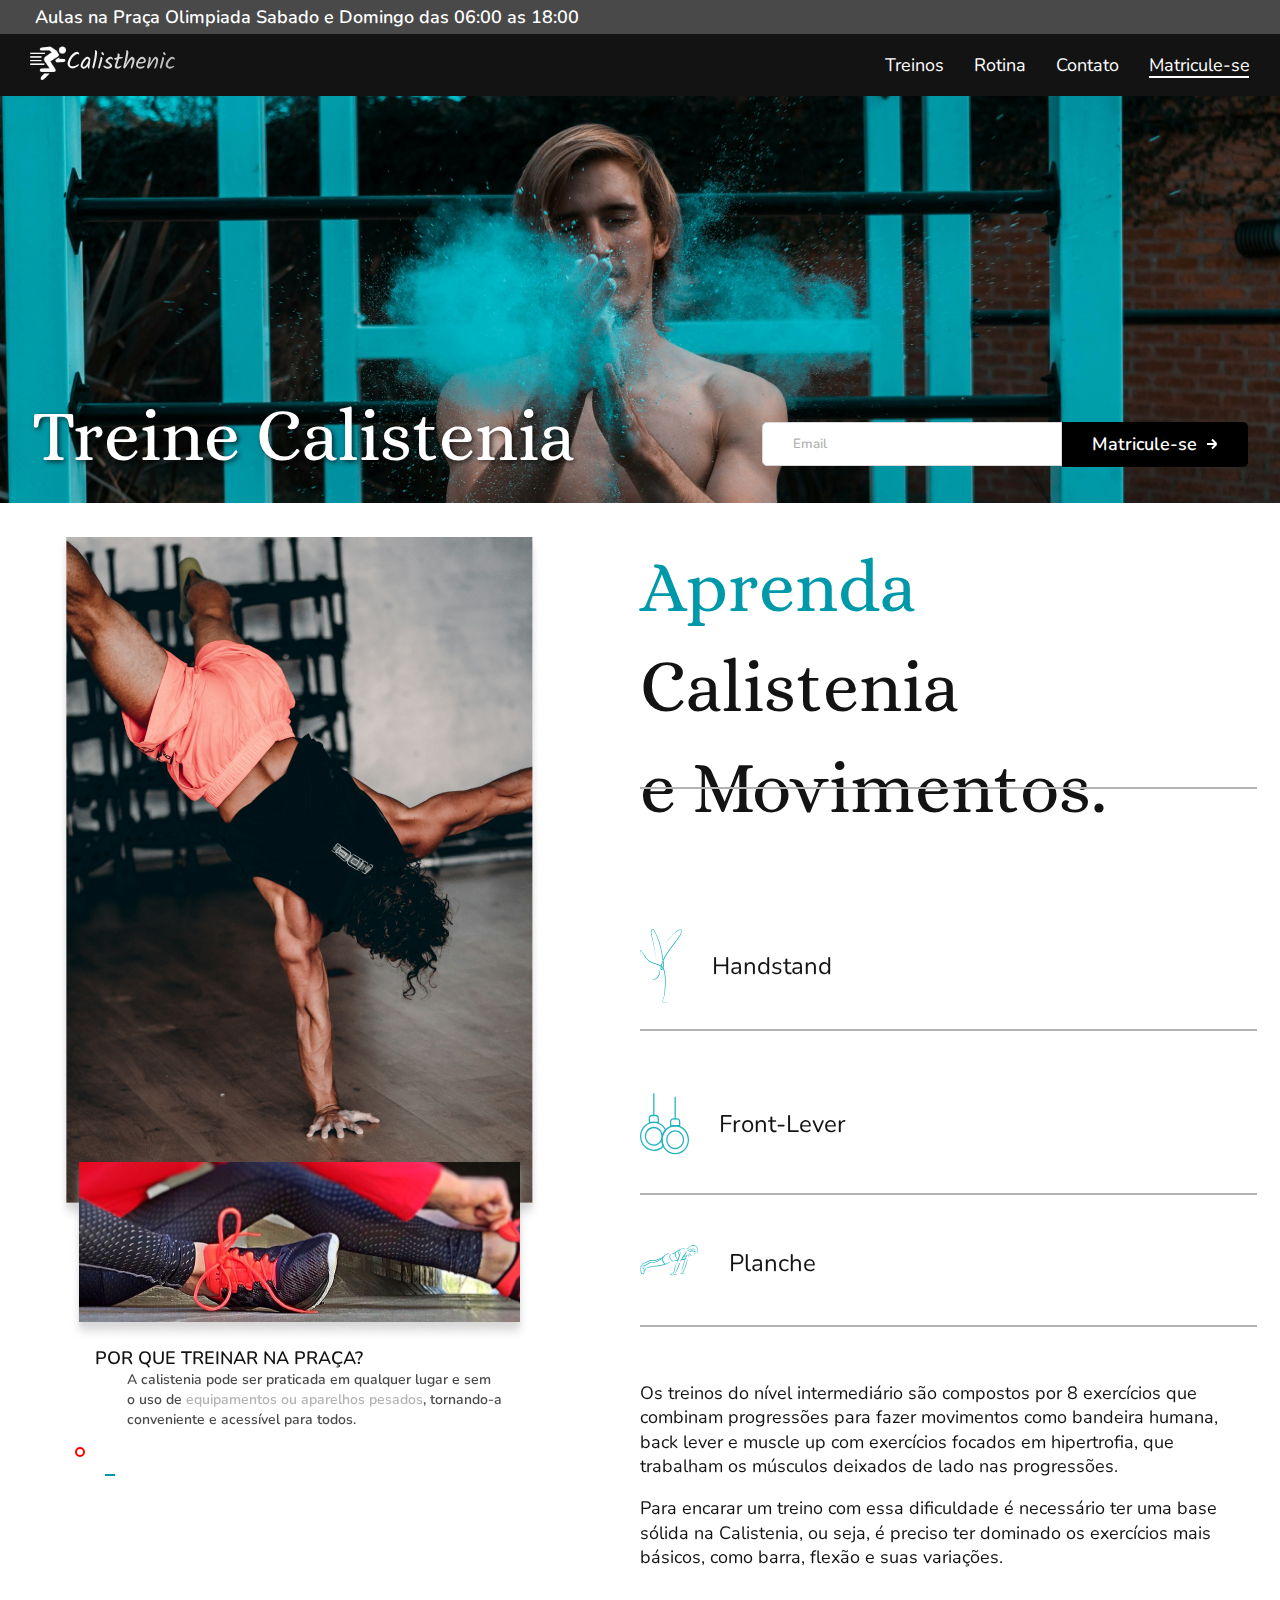
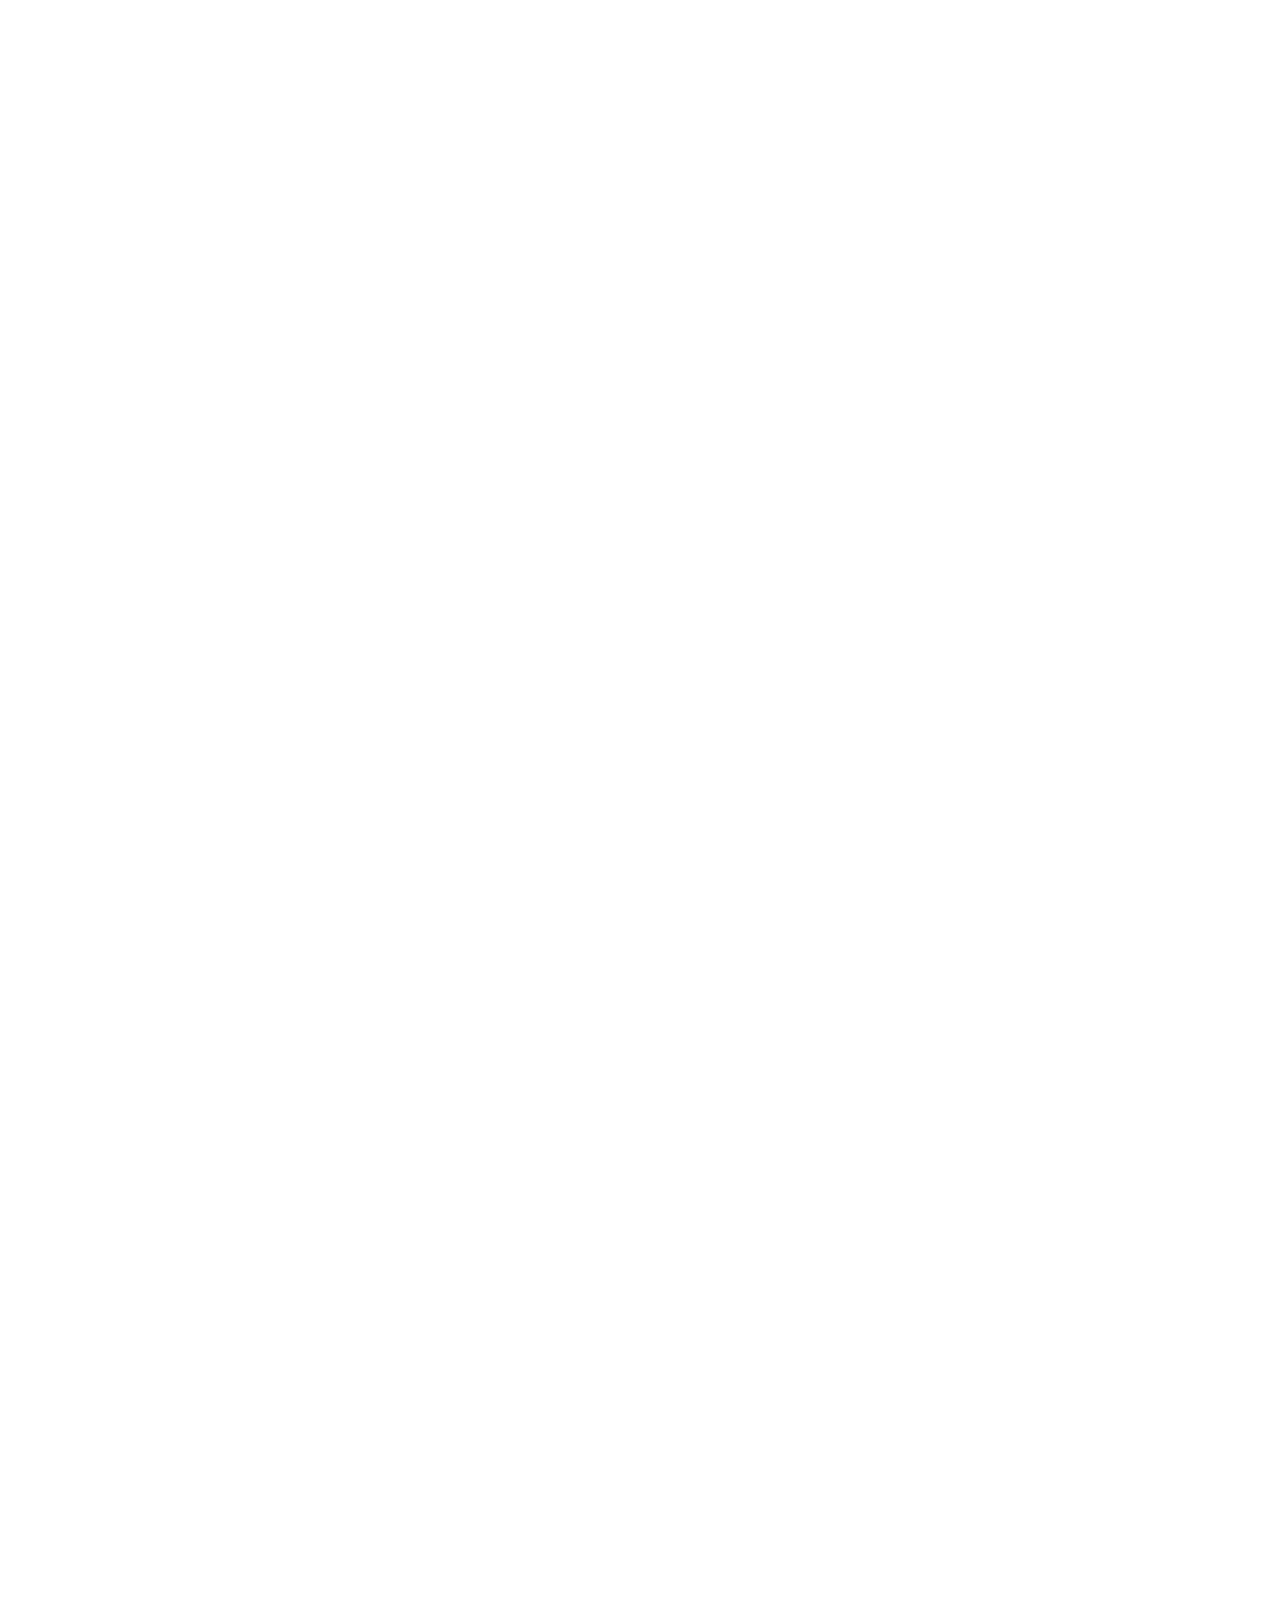
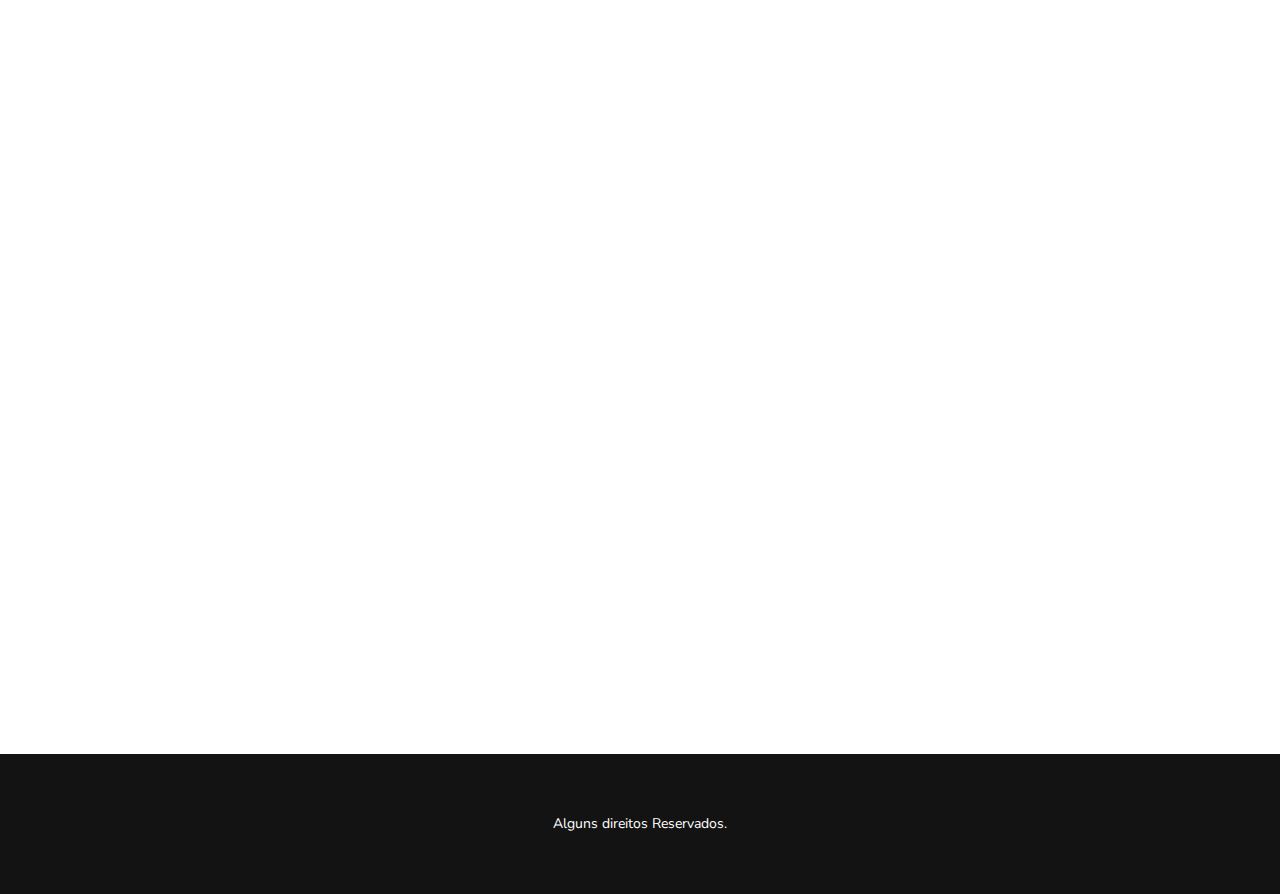
<file: index.html>
<!DOCTYPE html>
<html lang="en">
  <head>
    <script>
      document.documentElement.className = ' js';
    </script>
    <meta charset="UTF-8" />
    <meta name="viewport" content="width=device-width, initial-scale=1.0" />
    <link rel="stylesheet" href="./css/style.css" />
    <title>Matricula - Calistenia</title>
  </head>
  <body>
    <!--cabecalho-->
    <header>
      <div class="sub-header">
        <p class="color-0 font-2-b-n">
          Aulas na Praça Olimpiada Sabado e Domingo das 06:00 as 18:00
        </p>
      </div>

      <nav class="navbar js-menu">
        <div class="logo">
         <a href="index.html">
          <img
          src="assets/img/Logo.svg"
          alt="Logo da Calistenia"
        />
         </a>
        </div>
        <ul class="navlist font-2-b color-0">
          <li><a href="#">Treinos</a></li>
          <li><a href="#">Rotina</a></li>
          <li><a href="#contato">Contato</a></li>
          <li><a href="contact.html" target="_blank" rel="noopener noreferrer">Matricule-se</a></li>
        </ul>
      </nav>
    </header>

  <!--Conteúdo Principal-->
  <main>
    <!--Introdução-->
    <section class="container-with-img">
        <img src="assets/img/bg intro@2x.jpg" alt="Imagem de uma pessoa treinando"></img>
        <div class="bottom-left"> 
          <h1 class="font-1-xs color-0">Treine Calistenia</h1>
        </div>
         <div class=" bottom-right">
          <form class="form-intro">
            <input type="email" placeholder="Email">
            <button type="submit" class="font-2-b-n">Matricule-se<img src="assets/icon/seta.svg" alt=""></button>
          </form>
         </div>
    </section>
<!--Section principal-->
    <section class="container-primario js-scroll">
      <div class="conteudo-primario">
        <img src="assets/img/unic.jpg" alt="">
          <div class="workout">
            <h3 class="color-1 font-2-b-n">Por que treinar na praça?</h3>
            <p class="font-2-c-n color-3">A calistenia pode ser praticada em qualquer lugar e sem <br> o uso de <span class="color-4">equipamentos ou aparelhos pesados</span>, tornando-a <br> conveniente e acessível para todos.</p>
          </div>
      </div> 
      <!--Grid Dividido-->
        <div class="down">
          <h1 class="font-1-xs color-1"><span class="color-6">Aprenda</span> Calistenia <br> e Movimentos.</h1>
            <div>
             <div class="cut-imgs">
                <span class="pixel"></span>
                <img src="assets/icon/handstand icon.svg" alt="">
                <h3 class="font-2-a color-1">Handstand</h3>
                </img>    
             </div>          
             <div class="cut-imgs">
                <span class="pixel"></span>
                <img src="assets/icon/front-lever icon.svg" alt="">
                <h3 class="font-2-a color-1">Front-Lever</h3>
                </img>  
             </div>         
                <div class="cut-img">
                <span class="pixels"></span>
                <img src="assets/icon/planche icon.svg" alt="">
                <h3 class="font-2-a color-1">Planche</h3>
                </img>    
              </div>        
          </div>
            <div class="paragraph">
              <p class="font-2-b color-1">Os treinos do nível intermediário são compostos por 8 exercícios que combinam progressões para fazer movimentos como bandeira humana, back lever e muscle up com exercícios focados em hipertrofia, que trabalham os músculos deixados de lado nas progressões.</p> <br>
              <p class="font-2-b color-1">Para encarar um treino com essa dificuldade é necessário ter uma base sólida na Calistenia, ou seja, é preciso ter dominado os exercícios mais básicos, como barra, flexão e suas variações.</p>
             </div>
          </div>
    </section>
    <!--Seção de cards-->
    <section class="cards-section js-scroll">
      <div class="container-rotina">
        <img src="assets/icon/dumbles icon.svg" alt="">
      </div>
       <h1 class="font-1-xs color-1">Rotina de Treinos</h1>
         <div class="rotina-grid">
          <div class="card">
          <div class="card-icons">
            <img src="assets/icon/start icon.svg" alt="">
          </div>
          <h2 class="font-2-a">Iniciante</h2>
          <ul class="card-list font-2-b">
            <li>Aquecimento (5-10minutos)</li>
            <li>Treino 1 - Corpo Completo</li>
            <li>Flexão de Braços (Push-ups)</li>      
          </ul>
          <p class="paragraph-card font-2-b-n color-9">1 hora de treino</p>
            <div class="button-flex">
              <button class="dark-btt font-2-a"><a href="contact.html">Matricule-se</a> <img src="assets/icon/seta.svg"  alt=""></button>
            </div>
        </div>

        <div class="card">
          <div class="card-icons">
            <img src="assets/icon/start icon.svg" alt="">
            <img src="assets/icon/start icon.svg" alt="">
          </div>
          <h2 class="font-2-a">intermediário</h2>
          <ul class="card-list font-2-b">
            <li>Isometria (10-15minutos)</li>
            <li>Treino 2 - Corpo Completo</li>
            <li>Flexões variadas (Diamond)</li>      
          </ul>
          <p class="paragraph-card font-2-b-n color-9">2 hora de treino</p>
            <div class="button-flex">
              <button class="dark-btt font-2-a"><a href="contact.html">Matricule-se</a> <img src="assets/icon/seta.svg"  alt=""></button>
            </div>
        </div>

        <div class="card">
          <div class="card-icons">
            <img src="assets/icon/start icon.svg" alt="">
            <img src="assets/icon/start icon.svg" alt="">
            <img src="assets/icon/start icon.svg" alt="">
          </div>
          <h2 class="font-2-a">Avançado</h2>
          <ul class="card-list font-2-b">
            <li>Planche e Handstand (20minutos)</li>
            <li>Treino 2 - Corpo Completo</li>
            <li>Barras variadas (Muscle-up)</li>      
          </ul>
          <p class="paragraph-card font-2-b-n color-9">2 hora de treino</p>
            <div class="button-flex">
              <button class="dark-btt font-2-a"><a href="contact.html">Matricule-se</a>  <img src="assets/icon/seta.svg"  alt=""></button>
            </div>
        </div>
       </div>
      <div class="footer-p">
        <p class="color-3 font-2-c">Possui <span class="color-8">habilidades extras?</span></p>
        <p class="color-3 font-2-c">entre em <span class="footer-contato">contato para que possamos adiciona-la no catálogo</span></p>
      </div>
    </section>

    <section class="container-position js-scroll">
      <div>
        <img src="assets/img/planche photo@2x.jpg" alt="">
        <div class="texto-sobreposto">
          <h1 class="font-1-xs">“O Corpo alcança <br> O que a Mente Acredita.”</h1>
          <p class="font-2-b color-11">Joseph Pilates</p>
        </div>
      </div>
    </section>

    <!--CONTATO-->

  <h1 class="font-1-xs middle js-scroll">Contato</h1>

  <section class="container-contact js-scroll" id="contato">
    <div class="content-contact">
      <form>
        <label for="#">
          <h1 class="font-2-c-n">Nome:</h1>
          <input type="text" name="name" class="inputs">
       </label>
       <br>
          <label for="#">
          <h1 class="font-2-c-n">Email:</h1>
          <input type="email" name="email" class="inputs">
        </label>
      </form>
    <div class="comment-div">
      <h1 class="font-2-c-n">Mensagem:</h1>
      <textarea name="comment" placeholder="Escreva-nos uma mensagem..."></textarea>
      <br>
      <button class="btt-dark">Enviar Mensagem</button>
    </div>
  </div>

  <span id="detail"></span>

  <div class="second-content">
    <div class="beff-position">
      <h3 class="font-2-b-n beff">Comunidade:</h3>
      <a href="https://t.me/+8Wt7Ow8MDd0wZjAx" target="_blank" class="font-2-c telegram">📩 Telegram (Anti-censura):https://t.me/+8Wt7Ow8MDd0wZjAx</a>
        <div class="community">
          <img src="assets/icon/youtube.svg" alt="">
          <a href="https://www.youtube.com/@Nyx_ontv" target="_blank" class="font-2-c youtube"> YouTube Channel: https://www.youtube.com/@Nyx_ontv</a>
        </div>
    </div>
      <span id="detail-second"></span>
    <div class="beff-position">
      <h3 class="font-2-b-n beff">Link's Sociais:</h3>
      <a href="https://x.com/Nyxmusic1" target="_blank" class="font-2-c twitter">🗝️ Twitter:https://x.com/Nyxmusic1</a>
        <div class="community">
          <img src="assets/icon/insta.svg" alt="">
          <a href="https://www.instagram.com/danilo1opes/" target="_blank" class="font-2-c instagram">Instagram: https://www.instagram.com/danilo1opes/</a>
        </div>
    </div>
    <img class="imgUnic" src="assets/img/dips.jpg" alt="Homem fazendo ">
  </div>
  </section>
  </main>

  <!--Footer-->
  <footer class="footer">
    <p class="font-2-c">Alguns direitos Reservados.</p>
  </footer>

  <script src="js/script.js"></script>
  </body>
</html>
</file>
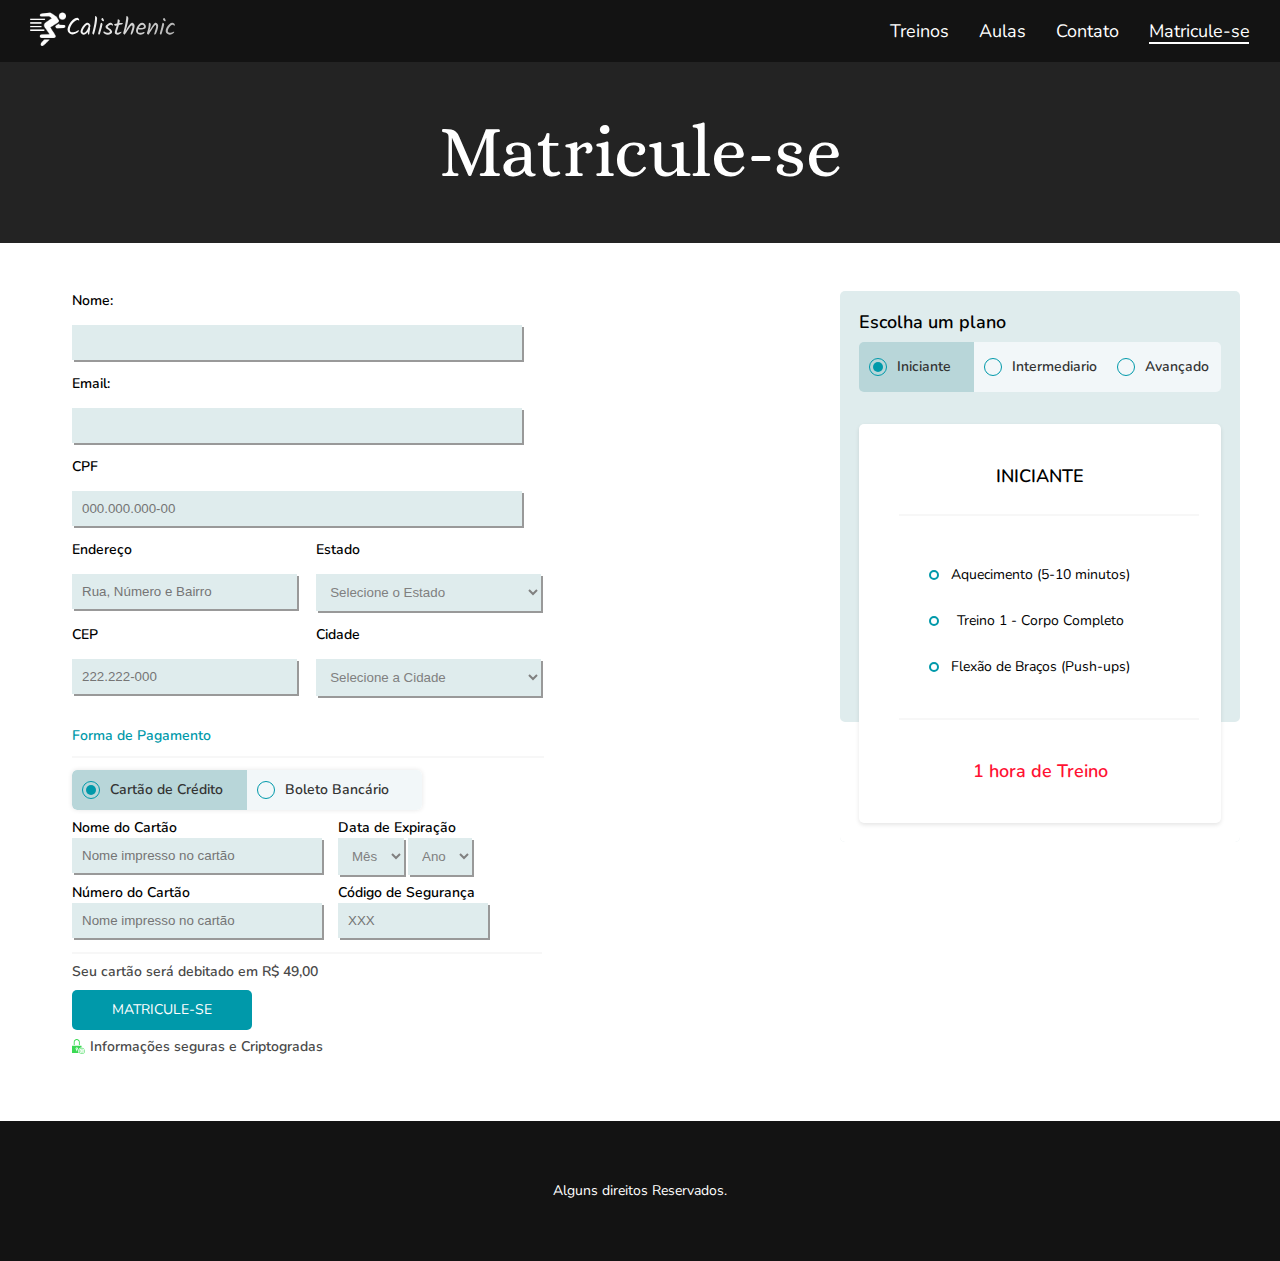
<file: contact.html>
<!DOCTYPE html>
<html lang="en">
  <head>
    <meta charset="UTF-8" />
    <meta name="viewport" content="width=device-width, initial-scale=1.0" />
    <link rel="stylesheet" href="./css/style.css" />
    <title>Contato</title>
  </head>
  <body>
    <!--cabecalho-->
    <header>
      <nav class="navbar">
        <div class="logo">
          <a href="index.html">
            <img
              class="logosize"
              src="assets/img/Logo.svg"
              alt="Logo da Calistenia"
            />
          </a>
        </div>

        <ul class="navlist font-2-b color-0">
          <li><a href="#">Treinos</a></li>
          <li><a href="#">Aulas</a></li>
          <li><a href="#">Contato</a></li>
          <li><a href="#">Matricule-se</a></li>
        </ul>
      </nav>

      <div class="back-sub">
        <p class="font-1-xs color-0">Matricule-se</p>
      </div>
    </header>

    <!--Conteúdo Principal-->
    <main class="grid-contact">
      <section class="content-forms">
        <div class="conteudo-primario">
          <form>
            <label for="#">
              <h1 class="font-2-c-n">Nome:</h1>
              <input type="text" name="name" class="forms-color" />
            </label>

            <br />

            <label for="#">
              <h1 class="font-2-c-n">Email:</h1>
              <input type="email" name="email" class="forms-color" />
            </label>

            <br />

            <label for="#">
              <h1 class="font-2-c-n">CPF</h1>
              <input
                type="text"
                name="cpf"
                class="forms-color"
                placeholder="000.000.000-00"
              />
            </label>

            <br />
            <!--first row-->
            <div class="form-row">
              <label for="#">
                <h1 class="font-2-c-n">Endereço</h1>
                <input
                  type="text"
                  name="endereco"
                  class="forms-color"
                  placeholder="Rua, Número e Bairro"
                />
              </label>
              <label for="#">
                <h1 class="font-2-c-n">Estado</h1>
                <select id="estado">
                  <option>Selecione o Estado</option>
                  <!-- Adicione as opções dos estados aqui -->
                </select>
              </label>
            </div>
            <!--last row-->
            <div class="form-row">
              <label for="#">
                <h1 class="font-2-c-n">CEP</h1>
                <input
                  type="text"
                  name="endereco"
                  class="forms-color"
                  placeholder="222.222-000"
                />
              </label>
              <label for="#">
                <h1 class="font-2-c-n">Cidade</h1>
                <select id="cidade">
                  <option>Selecione a Cidade</option>
                  <!-- Adicione as opções das cidades aqui -->
                </select>
              </label>
            </div>
          </form>
        </div>

        <p class="font-2-c-n color-6" id="detail-contact">Forma de Pagamento</p>

        <div class="payment-options">
          <input
            type="radio"
            id="credit"
            name="payment"
            value="credit"
            checked
          />
          <label for="credit">
            <!--Para criar o btt-->
            <span class="custom-radio"></span>
            <h1 class="font-2-c-n">Cartão de Crédito</h1>
          </label>

          <input type="radio" id="boleto" name="payment" value="boleto" />
          <label for="boleto">
            <span class="custom-radio"></span>
            <h1 class="font-2-c-n">Boleto Bancário</h1>
          </label>
        </div>

        <div class="cartoes">
          <div class="nome-exp">
            <label for="#">
              <h1 class="font-2-c-n">Nome do Cartão</h1>
              <input
                type="text"
                name="cartao"
                id="min"
                placeholder="Nome impresso no cartão"
              />
            </label>

            <div>
              <label for="#">
                <h1 class="font-2-c-n">Data de Expiração</h1>
              </label>
              <select id="mes">
                <option>Mês</option>
              </select>
              <select id="ano">
                <option>Ano</option>
              </select>
            </div>
          </div>

          <div class="numero-codigo">
            <label for="#">
              <h1 class="font-2-c-n">Número do Cartão</h1>
              <input
                type="text"
                name="number"
                id="min"
                placeholder="Nome impresso no cartão"
              />
            </label>

            <div>
              <label for="#">
                <h1 class="font-2-c-n">Código de Segurança</h1>
              </label>
              <input type="text" name="cvv" placeholder="XXX" />
            </div>
          </div>
        </div>

        <div class="criptografia">
          <p id="detail-pay" class="font-2-c-n color-3">
            Seu cartão será debitado em R$ 49,00
          </p>

          <button class="matricula-btt font-2-c color-0">Matricule-se</button>

          <div class="flex-icon-cripto">
            <img src="assets/icon/padlock.svg" alt="Padlock" />
            <p class="font-2-c-n color-3">Informações seguras e Criptogradas</p>
          </div>
        </div>
      </section>

      <section class="conteudo-secundario">
        <div class="plan">
          <h3 class="font-2-b-n">Escolha um plano</h3>
          <div class="tabs">
            <input type="radio" id="tab-iniciante" name="tab" checked />
            <label class="font-2-c-n" for="#">
              <span class="custom-radio"></span>
              <h3 class="font-2-c-n">Iniciante</h3>
            </label>

            <input type="radio" id="tab-intermediario" name="tab" />
            <label class="font-2-c-n" for="#">
              <span class="custom-radio"></span>
              <h3 class="font-2-c-n">Intermediario</h3>
            </label>

            <input type="radio" id="tab-avancado" name="tab" />
            <label for="#">
              <span class="custom-radio"></span>
              <h3 class="font-2-c-n">Avançado</h3>
            </label>
          </div>

          <div class="tab-content" id="content-iniciante">
            <h3 class="font-2-b-n">Iniciante</h3>
            <ul>
              <li class="font-2-c">Aquecimento (5-10 minutos)</li>
              <li class="font-2-c">Treino 1 - Corpo Completo</li>
              <li class="font-2-c">Flexão de Braços (Push-ups)</li>
            </ul>
            <p class="training-duration font-2-b-n color-9">1 hora de Treino</p>
          </div>
        </div>
      </section>
    </main>

    <!--Footer-->
    <footer class="footer">
      <p class="font-2-c">Alguns direitos Reservados.</p>
    </footer>
  </body>
</html>
</file>
<file: css/style.css>
/* Typography */
@import url('https://fonts.googleapis.com/css2?family=Alice&display=swap');
@import url('https://fonts.googleapis.com/css2?family=Alice&family=Nunito:ital,wght@0,200..1000;1,200..1000&display=swap');

/* Global */
@import url('global/global.css');
@import url('global/footer.css');
@import url('global/header.css');

/* ESTILOS */
@import 'utilities/color.css';
@import 'utilities/typography.css';

/* MAIN */
@import 'principal/introduction.css';
@import 'principal/learning.css';
@import 'principal/rotina.css';
@import 'principal/back-image.css';
@import 'principal/contact.css';

/* CONTATO HTML */

@import 'contact/header-back.css';
@import 'contact/forms.css';
@import 'contact/pagamento.css';
@import 'contact/plan.css';
</file>
